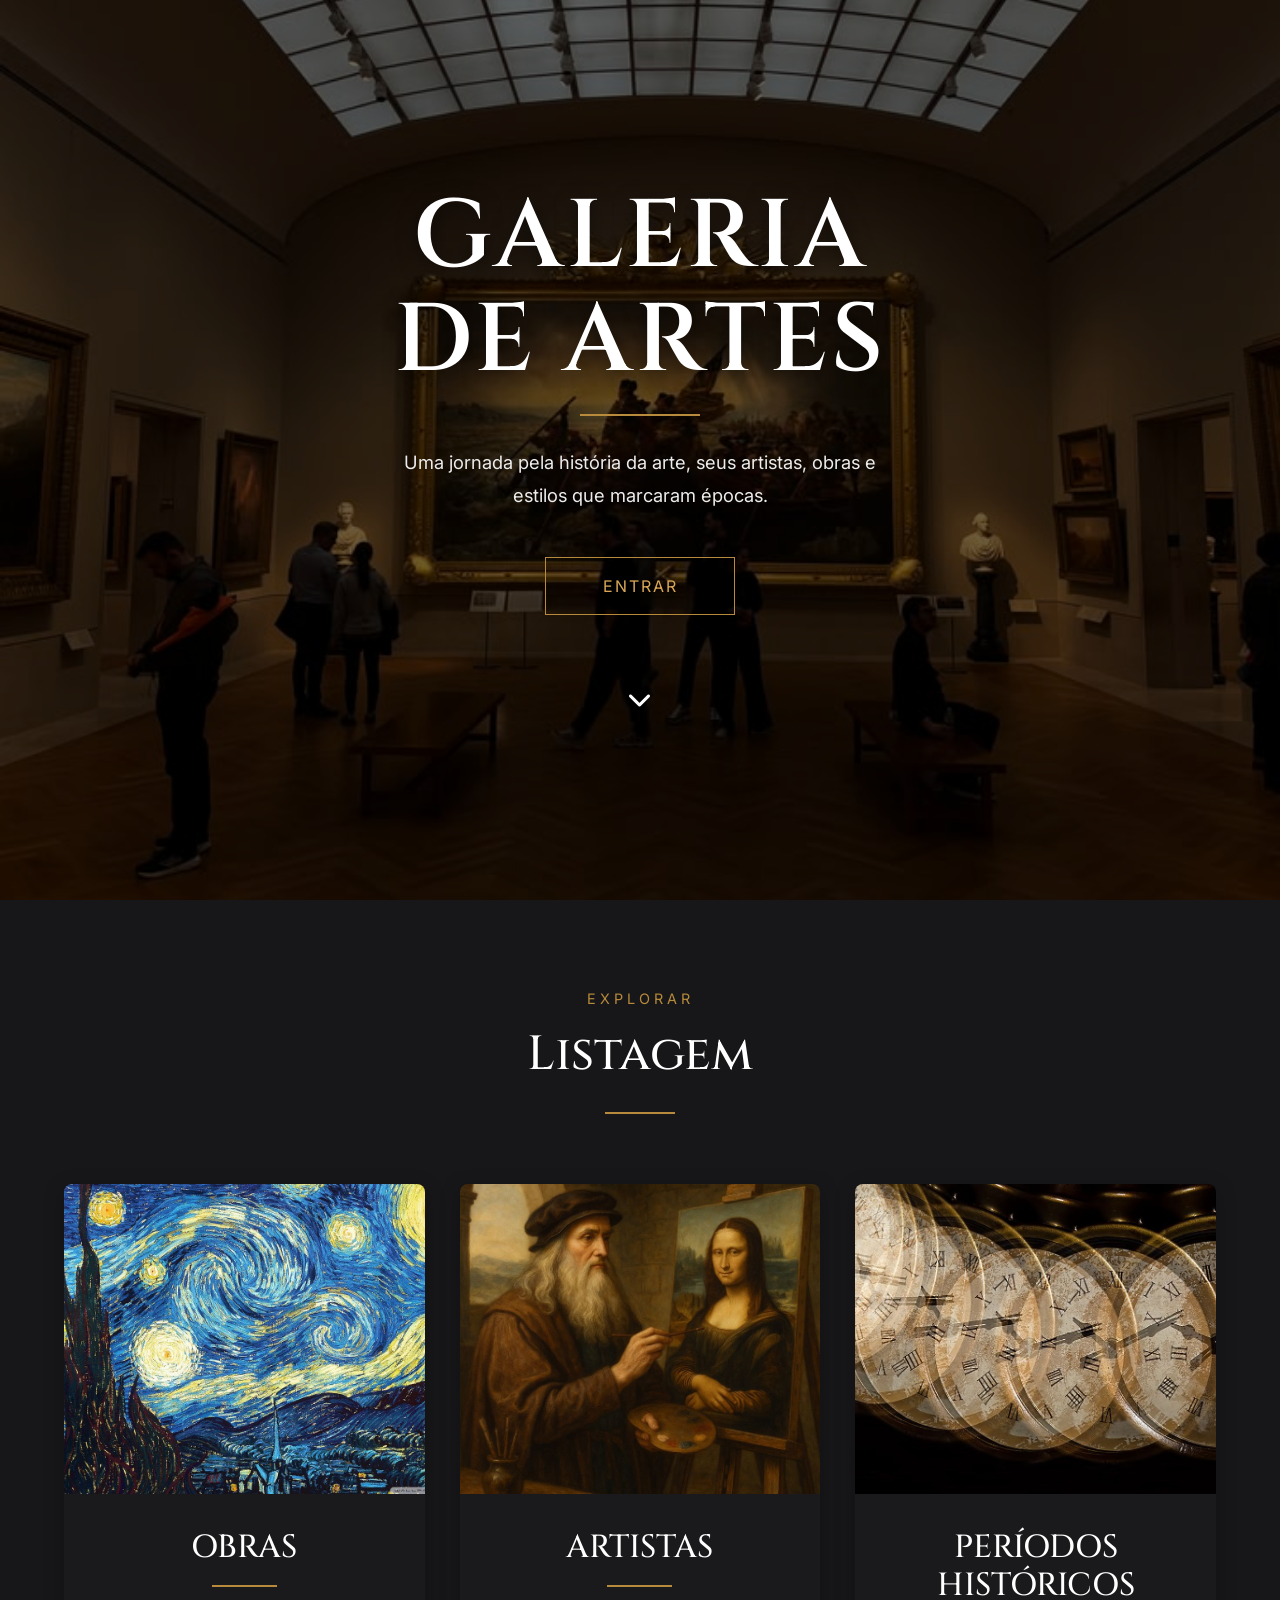
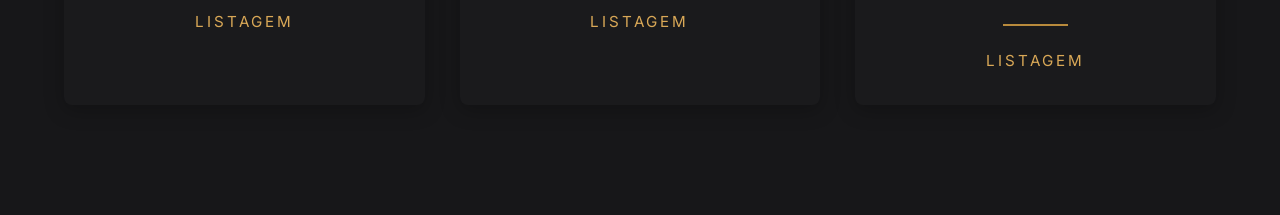
<file: frontend/index.html>
<!DOCTYPE html><html lang="pt-BR">
<head>    <meta charset="UTF-8">    <meta name="viewport" content="width=device-width, initial-scale=1.0">
    <title>Galeria de Artes</title>
    <link rel="preconnect" href="https://fonts.googleapis.com">    <link rel="preconnect" href="https://fonts.gstatic.com" crossorigin>
    <link href="https://fonts.googleapis.com/css2?family=Cinzel:wght@400;500;600;700&family=Inter:wght@300;400;500&display=swap" rel="stylesheet">
    <link rel="stylesheet"        href="https://cdnjs.cloudflare.com/ajax/libs/font-awesome/6.7.1/css/all.min.css">
    <link rel="stylesheet" href="css/style.css">
</head>
<body>
 
    <header class="hero">
        <div class="overlay"></div>
        <div class="hero-content">
        <h1>                GALERIA <br>                DE ARTES            </h1>
        <div class="linha"></div>
        <p>                Uma jornada pela história da arte,                seus artistas, obras e estilos que marcaram épocas.            </p>
        <button id="btnEntrar">                ENTRAR            </button>
        <button id="scrollDown" class="scroll-button">                <i class="fa-solid fa-chevron-down"></i>            </button>
        </div>
    </header>


    <main id="explorar">
        <section class="explorar">
            <span class="subtitulo">                EXPLORAR            </span>
            <h2>                Listagem            </h2>
            <div class="linha-pequena"></div>
            <div class="cards">
               
                <article class="card" onclick="abrirPagina('../pages/obras.html')">
                    <img src="obras.jpg" alt="Obras">
                    <div class="card-conteudo">

                        <h3>                            OBRAS                        </h3>
                        <div class="linha-card"></div>
                        <span>                            LISTAGEM                        </span>
                    </div>
                </article>
           
                <article class="card" onclick="abrirPagina('../pages/artistas.html')">
                    <img src="artistas.jpg" alt="Artistas">
                    <div class="card-conteudo">
                        <h3>                            ARTISTAS                        </h3>
                        <div class="linha-card"></div>
                        <span>                            LISTAGEM                        </span>
                    </div>
                </article>
              
                <article class="card" onclick="abrirPagina('../pages/estilohistorico.html')">
                    <img src="periodosLiterarios.jpg" alt="Períodos">
                    <div class="card-conteudo">
                        <h3>
                            PERÍODOS <br>                            HISTÓRICOS
                        </h3>
                        <div class="linha-card"></div>
                        <span>                            LISTAGEM                        </span>
                    </div>
                </article>
            </div>
        </section>
    </main>
    <script src="js/script.js"></script>
</body>
</html>
</file>
<file: frontend/css/style.css>
*{    margin:0;    padding:0;    box-sizing:border-box;}
html{    scroll-behavior:smooth;}
body{    background:#121214;    color:#fff;    font-family:'Inter',sans-serif;    overflow-x:hidden;}
a{    text-decoration:none;    color:inherit;}
button{    border:none;    cursor:pointer;    background:none;    font-family:inherit;}
img{    display:block;    width:100%;}

:root{
    --bg:#121214;
    --card:#1A1A1C;
    --gold:#B88A3C;
    --gold-light:#D9A857;
    --white:#ffffff;
    --text:#d8d8d8;
}

.hero{
    position:relative;
    width:100%;
    height:100vh;
    background-image:url("../imagem\ principal\ home.jpg");
    background-size:cover;
    background-position:center;
    display:flex;
    justify-content:center;
    align-items:center;
}
.overlay{
    position:absolute;
    inset:0;
    background:rgba(0,0,0,.58);
}
.hero-content{
    position:relative;
    z-index:2;
    display:flex;
    flex-direction:column;
    align-items:center;
    text-align:center;
}
.hero h1{
    font-family:'Cinzel',serif;
    font-size:6rem;
    font-weight:600;
    line-height:1.08;
    letter-spacing:3px;
    margin-bottom:20px;
    text-shadow:0 5px 20px rgba(0,0,0,.5);
}
.linha{
    width:120px;
    height:2px;
    background:var(--gold);
    margin-bottom:30px;
}
.hero p{
    width:560px;
    max-width:90%;
    color:#ECECEC;
    font-size:1.15rem;
    line-height:1.8;
    margin-bottom:45px;
}

#btnEntrar{
    width:190px;
    height:58px;
    border:1.5px solid var(--gold);
    color:var(--gold-light);
    letter-spacing:2px;
    font-size:1rem;
    transition:.35s;
}
#btnEntrar:hover{
    background:var(--gold);
    color:white;
    transform:translateY(-4px);
    box-shadow:0 10px 25px rgba(184,138,60,.35);
}

.scroll-button{
    margin-top:70px;
    color:white;
    font-size:1.5rem;
    animation:seta 2s infinite;
}

.explorar{
    padding-top:90px;
    padding-bottom:110px;
    width:100%;
    background:#171719;
}
.subtitulo{
    display:block;
    text-align:center;
    color:var(--gold);
    letter-spacing:4px;
    font-size:.9rem;
}
.explorar h2{
    text-align:center;
    font-family:'Cinzel',serif;
    font-size:3rem;
    margin-top:15px;
    font-weight:500;
}
.linha-pequena{
    width:70px;
    height:2px;
    background:var(--gold);
    margin:25px auto 70px;
}

.cards{
    width:90%;
    max-width:1280px;
    margin:auto;
    display:grid;
    grid-template-columns:repeat(3,1fr);
    gap:35px;
}
.card{
    background:var(--card);
    border-radius:8px;
    overflow:hidden;
    cursor:pointer;
    transition:.4s;
    box-shadow:0 5px 20px rgba(0,0,0,.25);
}
.card:hover{
    transform:translateY(-12px);
    box-shadow:0 20px 45px rgba(0,0,0,.45);
}
.card img{
    height:310px;
    object-fit:cover;
    transition:.5s;
}
.card:hover img{
    transform:scale(1.05);
}
.card-conteudo{
    padding:35px 30px;
    display:flex;
    flex-direction:column;
    align-items:center;
    text-align:center;
}
.card-conteudo i{
    font-size:2rem;
    color:var(--gold);
    margin-bottom:25px;
}
.card-conteudo h3{
    font-family:'Cinzel',serif;
    font-size:2rem;
    font-weight:500;
    line-height:1.2;
    margin-bottom:18px;
}
.linha-card{
    width:65px;
    height:2px;
    background:var(--gold);
    margin-bottom:25px;
}
.card-conteudo span{
    color:var(--gold-light);
    letter-spacing:3px;
    font-size:.95rem;
    transition:.35s;
}
.card:hover span{
    color:white;
}

footer{
    background:#141416;
    padding:45px 20px 30px;
    text-align:center;
}
.linha-footer{
    width:100%;
    max-width:1280px;
    height:1px;
    background:#2b2b2d;
    margin:0 auto 35px;
    position:relative;
}
.linha-footer::after{
    content:"";
    position:absolute;
    left:50%;
    transform:translateX(-50%);
    top:-2px;
    width:60px;
    height:4px;
    background:var(--gold);
    border-radius:20px;
}
.social{
    display:flex;
    justify-content:center;
    gap:25px;
    margin-bottom:25px;
}
.social a{
    width:45px;
    height:45px;
    border:1px solid #404040;
    border-radius:50%;
    display:flex;
    justify-content:center;
    align-items:center;
    color:#bdbdbd;
    transition:.35s;
}
.social a:hover{
    background:var(--gold);
    border-color:var(--gold);
    color:white;
    transform:translateY(-4px);
}
footer p{
    color:#9f9f9f;
    font-size:.9rem;
}

@media(max-width:480px){
    .hero h1{
        font-size:2.5rem;
    }
    #btnEntrar{
        width:170px;
        height:52px;
    }
    .card img{
        height:250px;
    }
}

.hero-content{
    opacity:0;
    transform:translateY(40px);
    transition:1.2s;
}
.hero-show{
    opacity:1;
    transform:translateY(0);
}
.card{
    opacity:0;
    transform:translateY(40px);
    transition:.8s;
}
.card.mostrar{
    opacity:1;
    transform:translateY(0);
}
</file>
